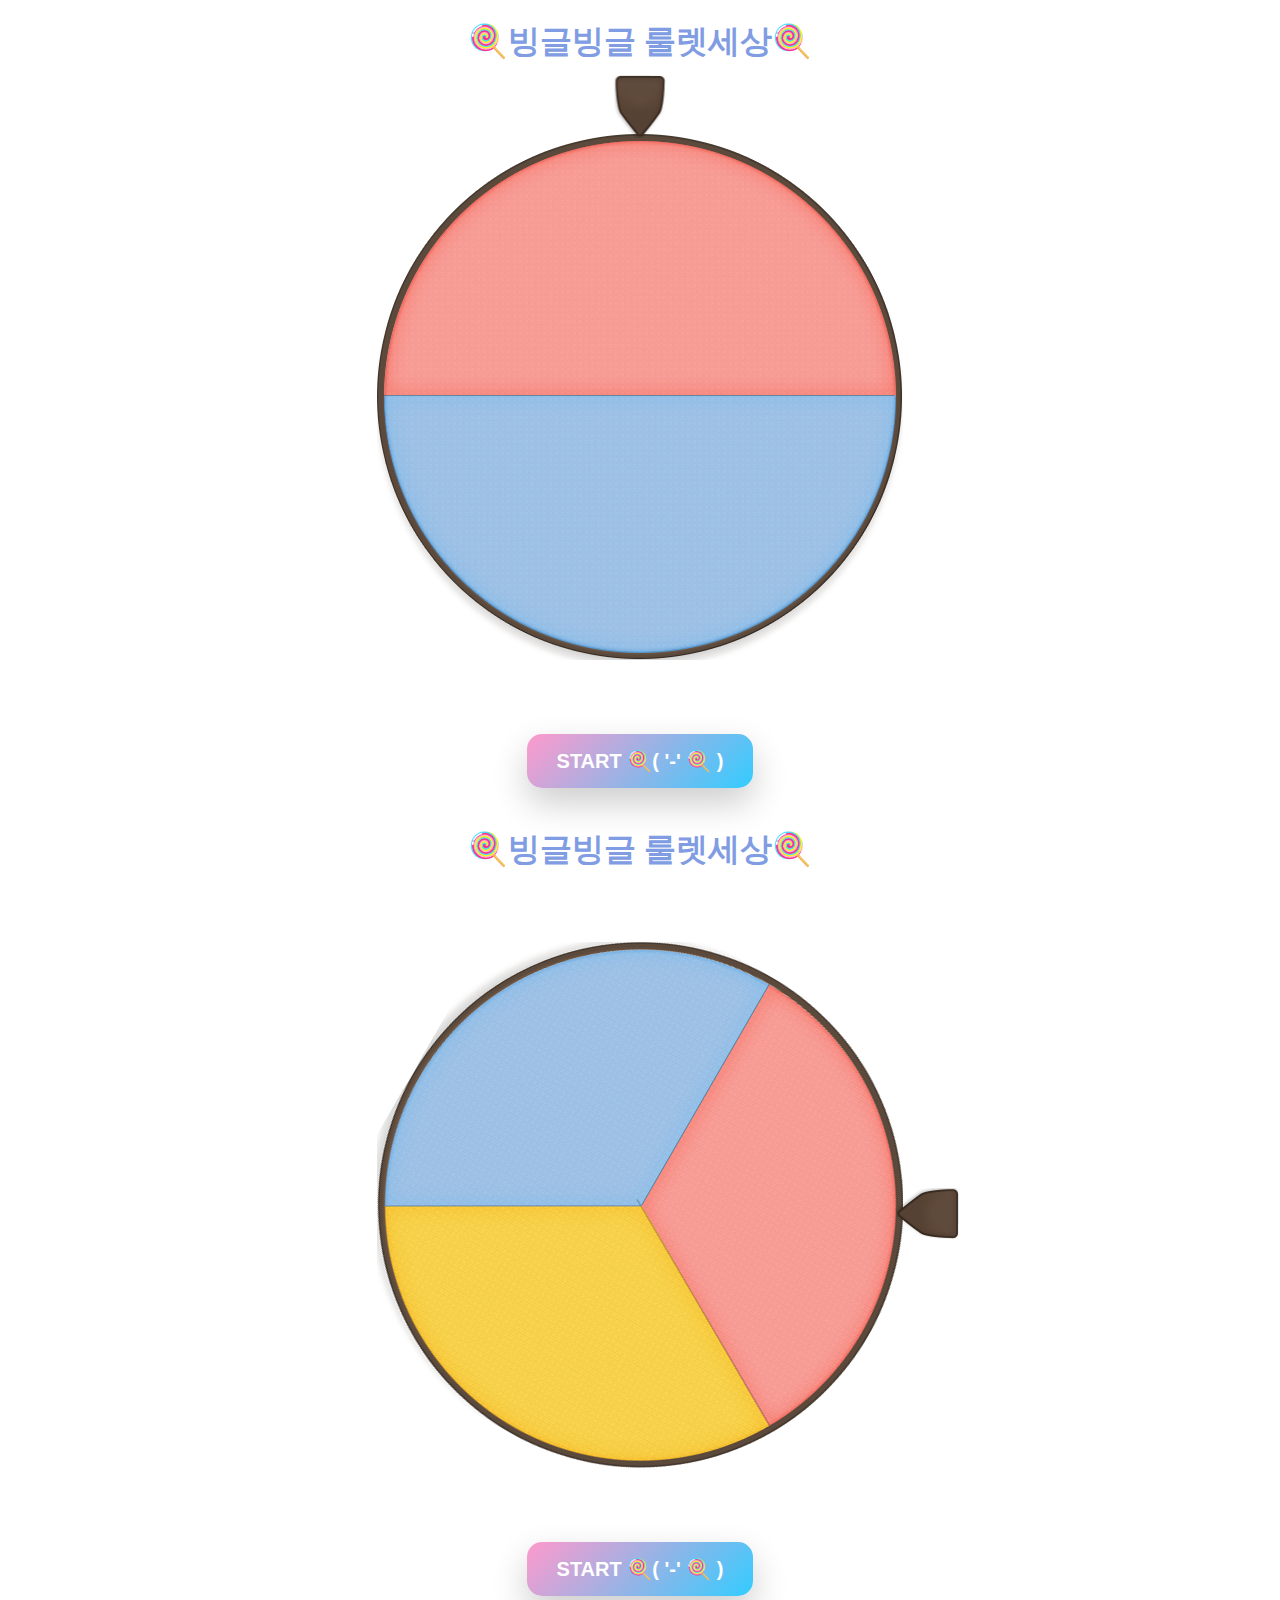
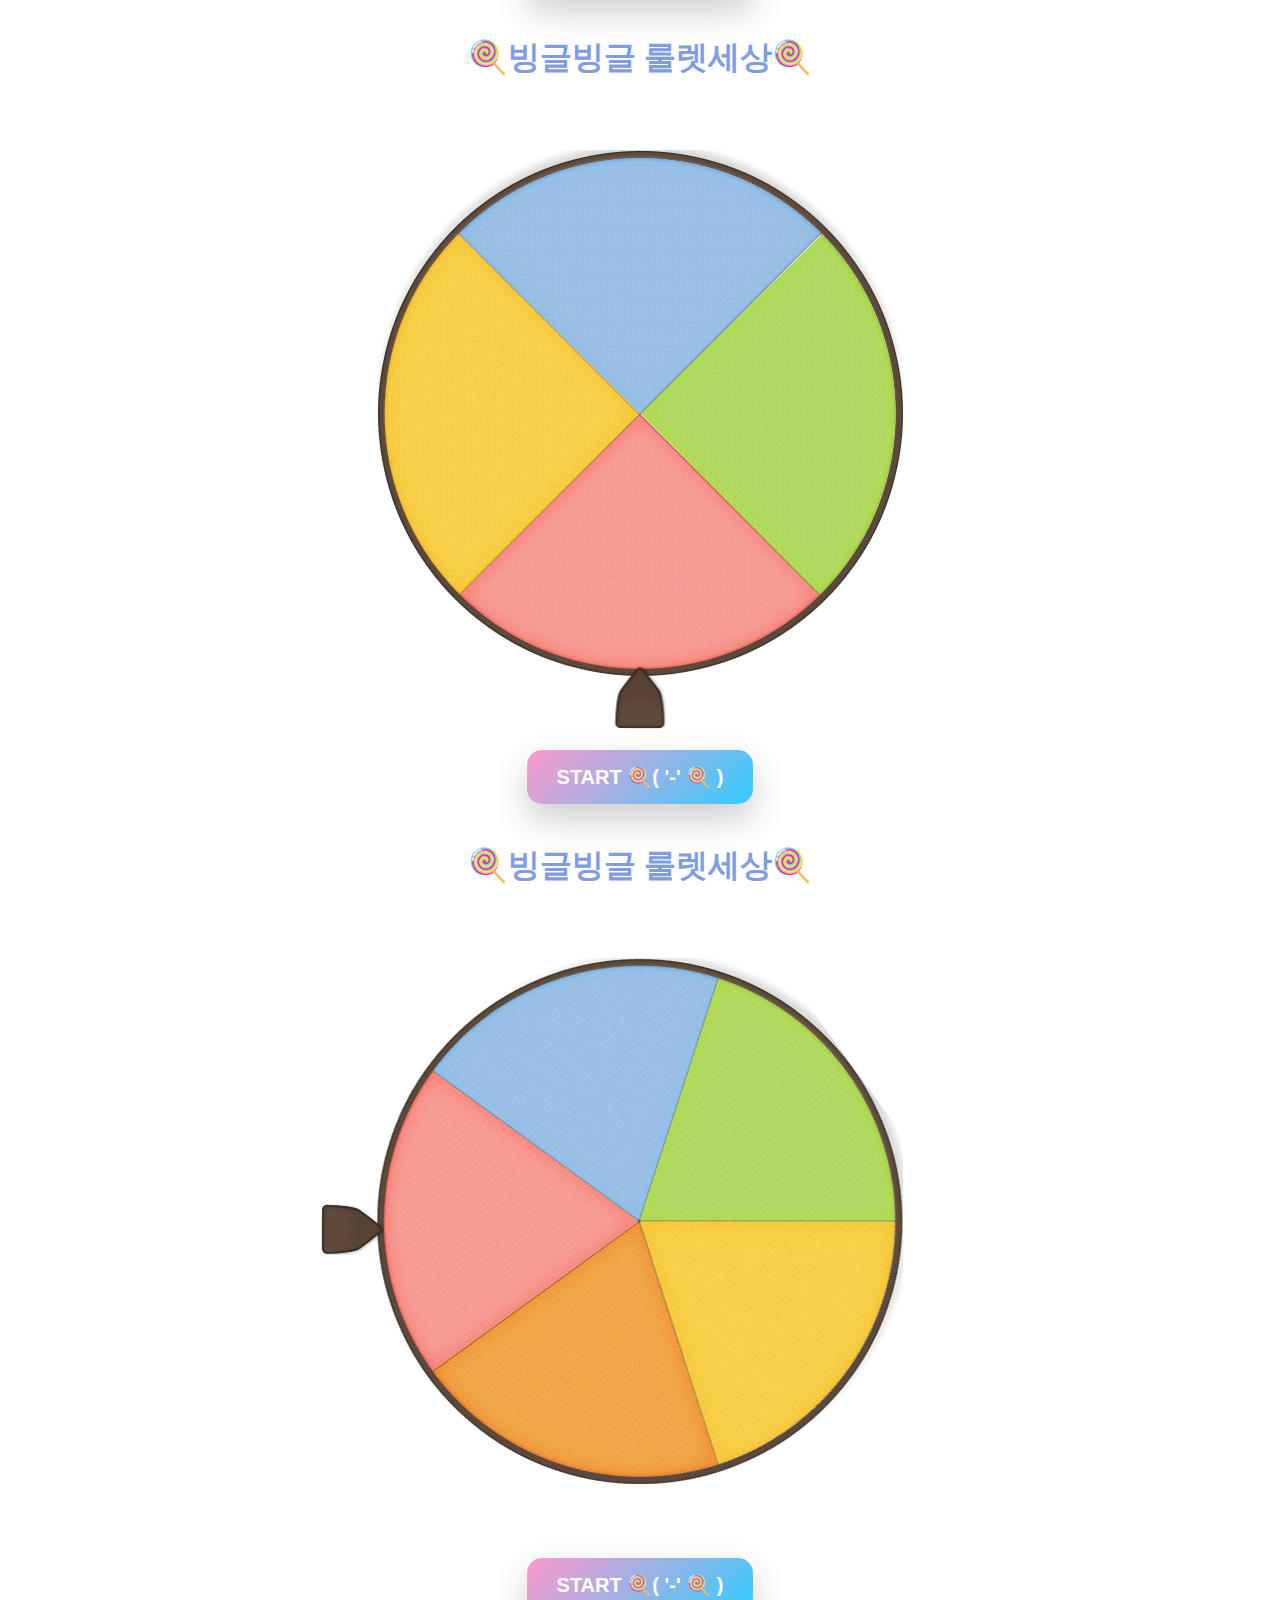
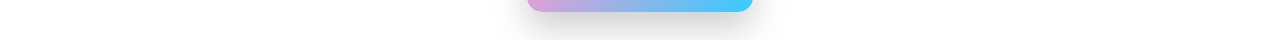
<file: index.html>
<!DOCTYPE html>
<html lang="ko">
  <head>
    <meta charset="UTF-8" />
    <meta http-equiv="X-UA-Compatible" content="IE=edge" />
    <meta name="viewport" content="width=device-width, initial-scale=1.0" />
    <title>천방지축 어리둥절 빙글빙글 돌아가는 룰렛의 세계</title>
    <link rel="stylesheet" href="index.css" />
  </head>
  <body>
    <div class="roulette test">
      <h1>🍭빙글빙글 룰렛세상🍭</h1>
      <img
        src="/assets/arrow.png"
        alt="roulette-pointer"
        class="roulette-pointer"
      />
      <div class="roulette-image">
        <img
          src="/assets/bg_circle2.png"
          alt="roulette-image"
          id="roulette-image"
        />
      </div>
      <button id="roulette-button">START 🍭( '-' 🍭 )</button>
    </div>

    <div class="roulette test1">
      <h1>🍭빙글빙글 룰렛세상🍭</h1>
      <img
        src="/assets/arrow.png"
        alt="roulette-pointer"
        class="roulette-pointer"
      />
      <div class="roulette-image">
        <img
          src="/assets/bg_circle2.png"
          alt="roulette-image"
          id="roulette-image"
        />
      </div>
      <button id="roulette-button">START 🍭( '-' 🍭 )</button>
    </div>

    <div class="roulette test2">
      <h1>🍭빙글빙글 룰렛세상🍭</h1>
      <img
        src="/assets/arrow.png"
        alt="roulette-pointer"
        class="roulette-pointer"
      />
      <div class="roulette-image">
        <img
          src="/assets/bg_circle2.png"
          alt="roulette-image"
          id="roulette-image"
        />
      </div>
      <button id="roulette-button">START 🍭( '-' 🍭 )</button>
    </div>

    <div class="roulette test3">
      <h1>🍭빙글빙글 룰렛세상🍭</h1>
      <img
        src="/assets/arrow.png"
        alt="roulette-pointer"
        class="roulette-pointer"
      />
      <div class="roulette-image">
        <img
          src="/assets/bg_circle2.png"
          alt="roulette-image"
          id="roulette-image"
        />
      </div>
      <button id="roulette-button">START 🍭( '-' 🍭 )</button>
    </div>

    <script src="./jquery.js"></script>
    <script src="./index.js"></script>

    <script>
      /* new 연산자 사용해서 재사용 가능한 객체 생성 코드 구현 */
      var roulette = new Roulette(".roulette.test", {
        win: 1,
        rouletteSize: 2,
        start: "top",
        rotate: 9,
        duration: 3000,
        button: {
          el: "#roulette-button",
        },
      });

      var roulette = new Roulette(".roulette.test1", {
        win: 2,
        rouletteSize: 3,
        start: "right",
        rotate: 9,
        duration: 3000,
      });

      var roulette = new Roulette(".roulette.test2", {
        win: 3,
        rouletteSize: 4,
        start: "bottom",
        rotate: 9,
        duration: 3000,
      });

      var roulette = new Roulette(".roulette.test3", {
        win: 5,
        rouletteSize: 5,
        start: "left",
        rotate: 9,
        duration: 3000,
      });
    </script>
  </body>
</html>
</file>
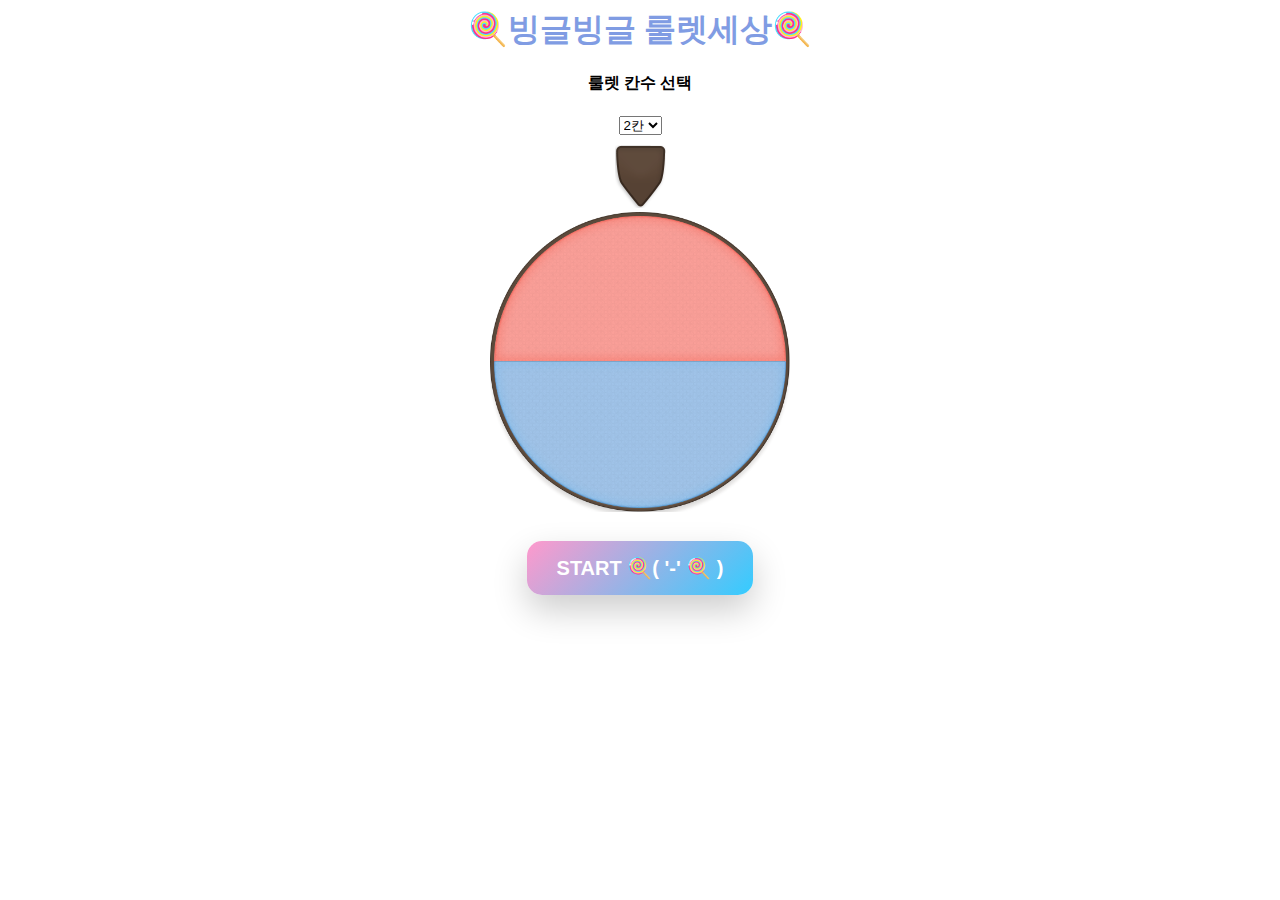
<file: Roulette.html>
<!DOCTYPE html>
<html lang="ko">
  <head>
    <meta charset="UTF-8" />
    <meta http-equiv="X-UA-Compatible" content="IE=edge" />
    <meta name="viewport" content="width=device-width, initial-scale=1.0" />
    <title>천방지축 어리둥절 빙글빙글 돌아가는 룰렛의 세계</title>
    <link rel="stylesheet" href="Roulette.css" />
  </head>
  <body>
    <div class="roulette-container">
      <h1>🍭빙글빙글 룰렛세상🍭</h1>
      <form class="roulette-select">
        <h4>룰렛 칸수 선택</h4>
        <select name="칸 수" id="roulette-options">
          <option value="/assets/bg_circle2.png">2칸</option>
          <option value="/assets/bg_circle3.png">3칸</option>
          <option value="/assets/bg_circle4.png">4칸</option>
          <option value="/assets/bg_circle5.png">5칸</option>
          <option value="/assets/bg_circle6.png">6칸</option>
        </select>
      </form>
      <div class="roulette-box">
        <div class="roulette-pointer">
          <img src="/assets/arrow.png" alt="roulette-pointer" />
        </div>
        <div class="roulette-image">
          <img
            src="/assets/bg_circle2.png"
            alt="roulette-image"
            id="roulette-image"
          />
        </div>
      </div>
      <button id="roulette-button">START 🍭( '-' 🍭 )</button>
    </div>

    <script src="/Roulette.js"></script>
  </body>
</html>
</file>
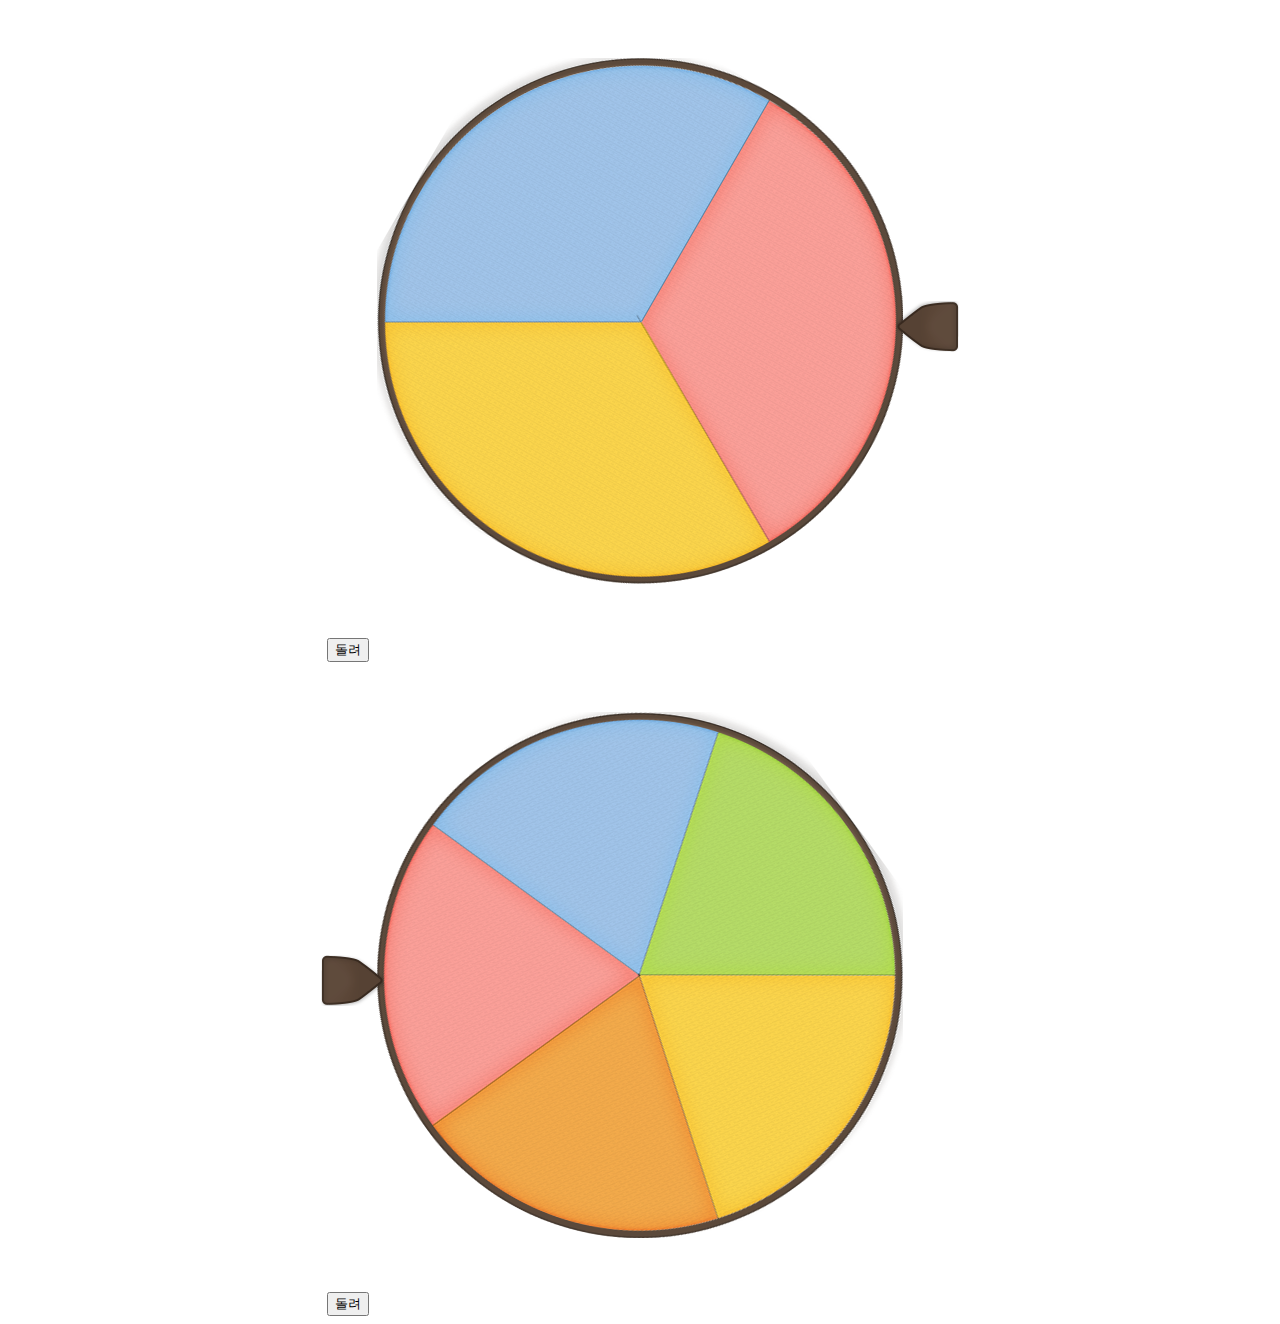
<file: Roulette2.html>
<!DOCTYPE html>
<html lang="ko">
  <head>
    <meta charset="UTF-8" />
    <meta http-equiv="X-UA-Compatible" content="IE=edge" />
    <meta name="viewport" content="width=device-width, initial-scale=1.0" />
    <title>Document</title>
    <link rel="stylesheet" href="./Roulette2.css" />
  </head>
  <body>
    <div class="roulette test">
      <img class="arrow" src="./assets/arrow.png" />
      <div class="roulette-container">
        <img class="circle" src="./assets/bg_circle2.png" />
      </div>
      <button class="roulette-button2">돌려</button>
    </div>
    <div class="roulette test1">
      <img class="arrow" src="./assets/arrow.png" />
      <div class="roulette-container">
        <img class="circle" src="./assets/bg_circle2.png" />
      </div>
      <button class="roulette-button">돌려</button>
    </div>

    <script src="./jquery.js"></script>
    <script src="./Roulette2.js"></script>

    <script>
      var roulette = new Roulette(".roulette.test", {
        win: 2,
        space: 3,
        start: "right",
        rotate: 10,
        duration: 3000,
        button: {
          el: ".roulette-button2",
        },
      });

      var roulette = new Roulette(".roulette.test1", {
        win: 3,
        space: 5,
        start: "left",
        rotate: 10,
        duration: 3000,
      });
    </script>
  </body>
</html>
</file>
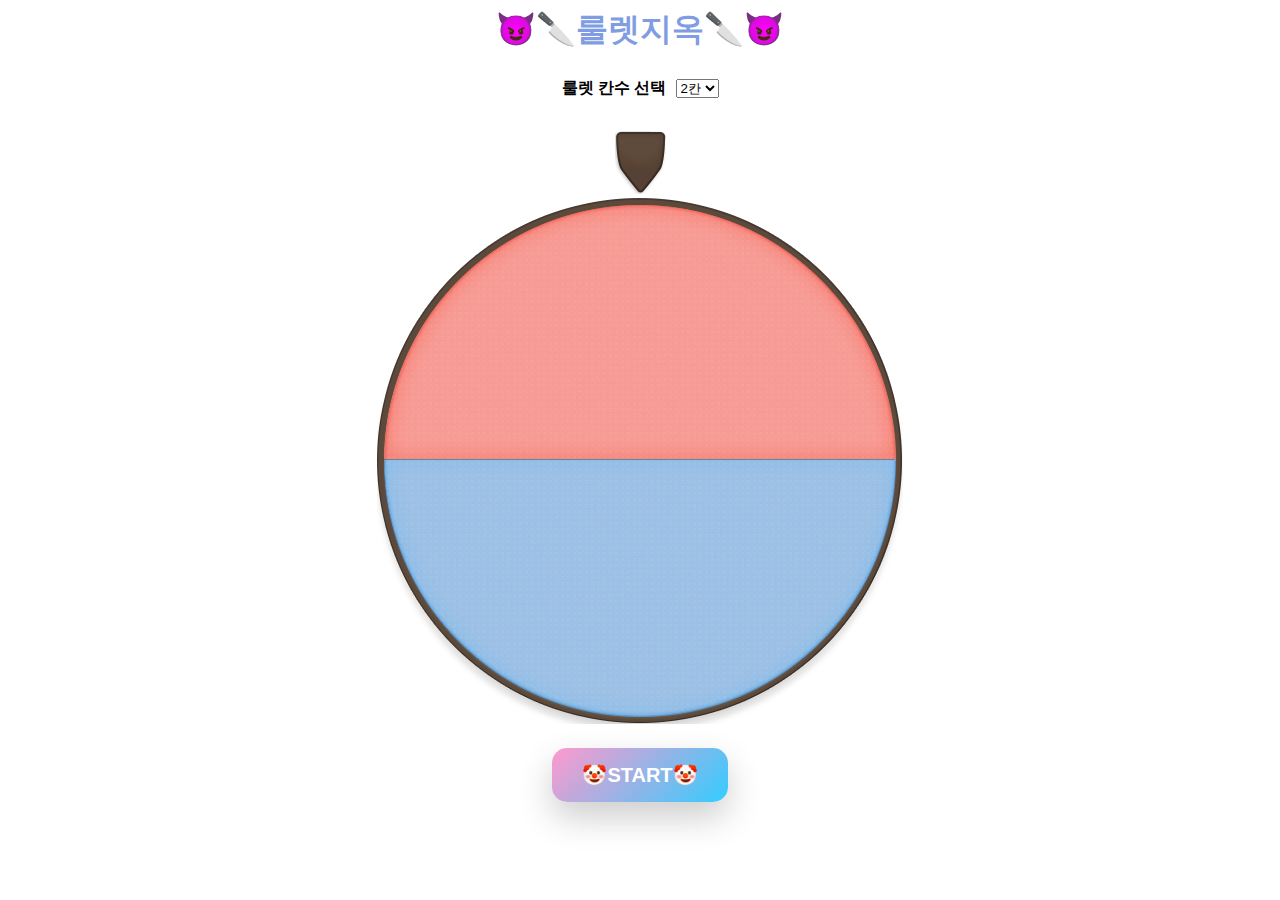
<file: Roulette3.html>
<!DOCTYPE html>
<html lang="ko">
  <head>
    <meta charset="UTF-8" />
    <meta http-equiv="X-UA-Compatible" content="IE=edge" />
    <meta name="viewport" content="width=device-width, initial-scale=1.0" />
    <title>🔪😈룰렛지옥😈🔪</title>
    <link rel="stylesheet" href="Roulette.css" />
  </head>
  <body>
    <div class="roulette-container">
      <h1>😈🔪룰렛지옥🔪😈</h1>
      <form class="roulette-options">
        <h4>룰렛 칸수 선택</h4>
        <select name="칸 수" id="changeBg">
          <option value="/assets/bg_circle2.png">2칸</option>
          <option value="/assets/bg_circle3.png">3칸</option>
          <option value="/assets/bg_circle4.png">4칸</option>
          <option value="/assets/bg_circle5.png">5칸</option>
          <option value="/assets/bg_circle6.png">6칸</option>
        </select>
      </form>
      <div class="roulette-box">
        <div class="roulette-pointer">
          <img src="/assets/arrow.png" alt="roulette-pointer" />
        </div>
        <div class="roulette-bg">
          <img src="/assets/bg_circle2.png" alt="roulette-bg" id="bgImg" />
        </div>
      </div>
      <button id="roulette-button">🤡START🤡</button>
    </div>
    <script src="/Roulette.js"></script>
  </body>
</html>
</file>
<file: index.css>
* {
  text-align: center;
}
.roulette {
  position: relative;
  width: fit-content;
  margin: 0 auto;
}
.roulette h1 {
  margin: 20px auto;
  color: #809ce3;
}
.roulette-pointer {
  position: absolute;
  left: 50%;
  transform: translateX(-50%);
  top: 7%;
  z-index: 1;
}
.roulette-pointer.right {
  position: absolute;
  top: 50%;
  right: 0;
  left: auto;
  margin-top: -40px;
  transform: rotate(90deg);
  z-index: 1;
}
.roulette-pointer.bottom {
  position: absolute;
  /* bottom: 95px; */
  top: 80%;
  left: 50%;
  transform-origin: center;
  transform: translateX(-50%) rotate(180deg);
  z-index: 1;
}
.roulette-pointer.left {
  position: absolute;
  top: 50%;
  left: 0;
  margin-top: -40px;
  transform: rotate(-90deg);
  z-index: 1;
}
.roulette-image {
  padding: 50px;
}

#roulette-button {
  margin: 20px;
  position: relative;
  border: none;
  display: inline-block;
  padding: 15px 30px;
  border-radius: 15px;
  box-shadow: 0 15px 35px rgba(0, 0, 0, 0.2);
  text-decoration: none;
  font-weight: 600;
  font-size: 20px;
  transition: 0.25s;
  background: linear-gradient(-45deg, #33ccff 0%, #ff99cc 100%);
  color: white;
}
#roulette-button:hover {
  letter-spacing: 2px;
  transform: scale(1.2);
  cursor: pointer;
}
#roulette-button:active {
  transform: scale(1.5);
}
</file>
<file: Roulette.css>
.roulette-container {
  text-align: center;
}
.roulette-container h1 {
  margin: 5px auto;
  color: #809ce3;
}
.roulette-box {
  padding-top: 10px;
}
.roulette-options {
  display: flex;
  justify-content: center;
  align-items: center;
}
.roulette-options h4 {
  padding-right: 10px;
}
.roulette-image {
  width: 300px;
  margin: 0 auto;
  padding-bottom: 5px;
}
.roulette-image img {
  width: 100%;
}
#roulette-button {
  margin: 20px;
  position: relative;
  border: none;
  display: inline-block;
  padding: 15px 30px;
  border-radius: 15px;
  box-shadow: 0 15px 35px rgba(0, 0, 0, 0.2);
  text-decoration: none;
  font-weight: 600;
  font-size: 20px;
  transition: 0.25s;
  background: linear-gradient(-45deg, #33ccff 0%, #ff99cc 100%);
  color: white;
}
#roulette-button:hover {
  letter-spacing: 2px;
  transform: scale(1.2);
  cursor: pointer;
}
#roulette-button:active {
  transform: scale(1.5);
}
</file>
<file: Roulette2.css>
.roulette {
  width: fit-content;
  position: relative;
  margin: 0 auto;
}

.roulette .arrow {
  position: absolute;
  left: 50%;
  transform: translateX(-50%);
  z-index: 10;
}

.roulette .arrow.right {
  position: absolute;
  top: 50%;
  right: 0;
  left: auto;
  margin-top: -40px;
  transform: rotate(90deg);
  z-index: 10;
}

.roulette .arrow.bottom {
  position: absolute;
  bottom: 20px;
  left: 50%;
  transform-origin: center;
  transform: translateX(-50%) rotate(180deg);
  z-index: 10;
}

.roulette .arrow.left {
  position: absolute;
  top: 50%;
  left: 0;
  left: auto;
  margin-top: -40px;
  transform: rotate(-90deg);
  z-index: 10;
}

.roulette .roulette-container {
  padding: 50px;
}

#action .result {
  font-size: 22px;
}
</file>
